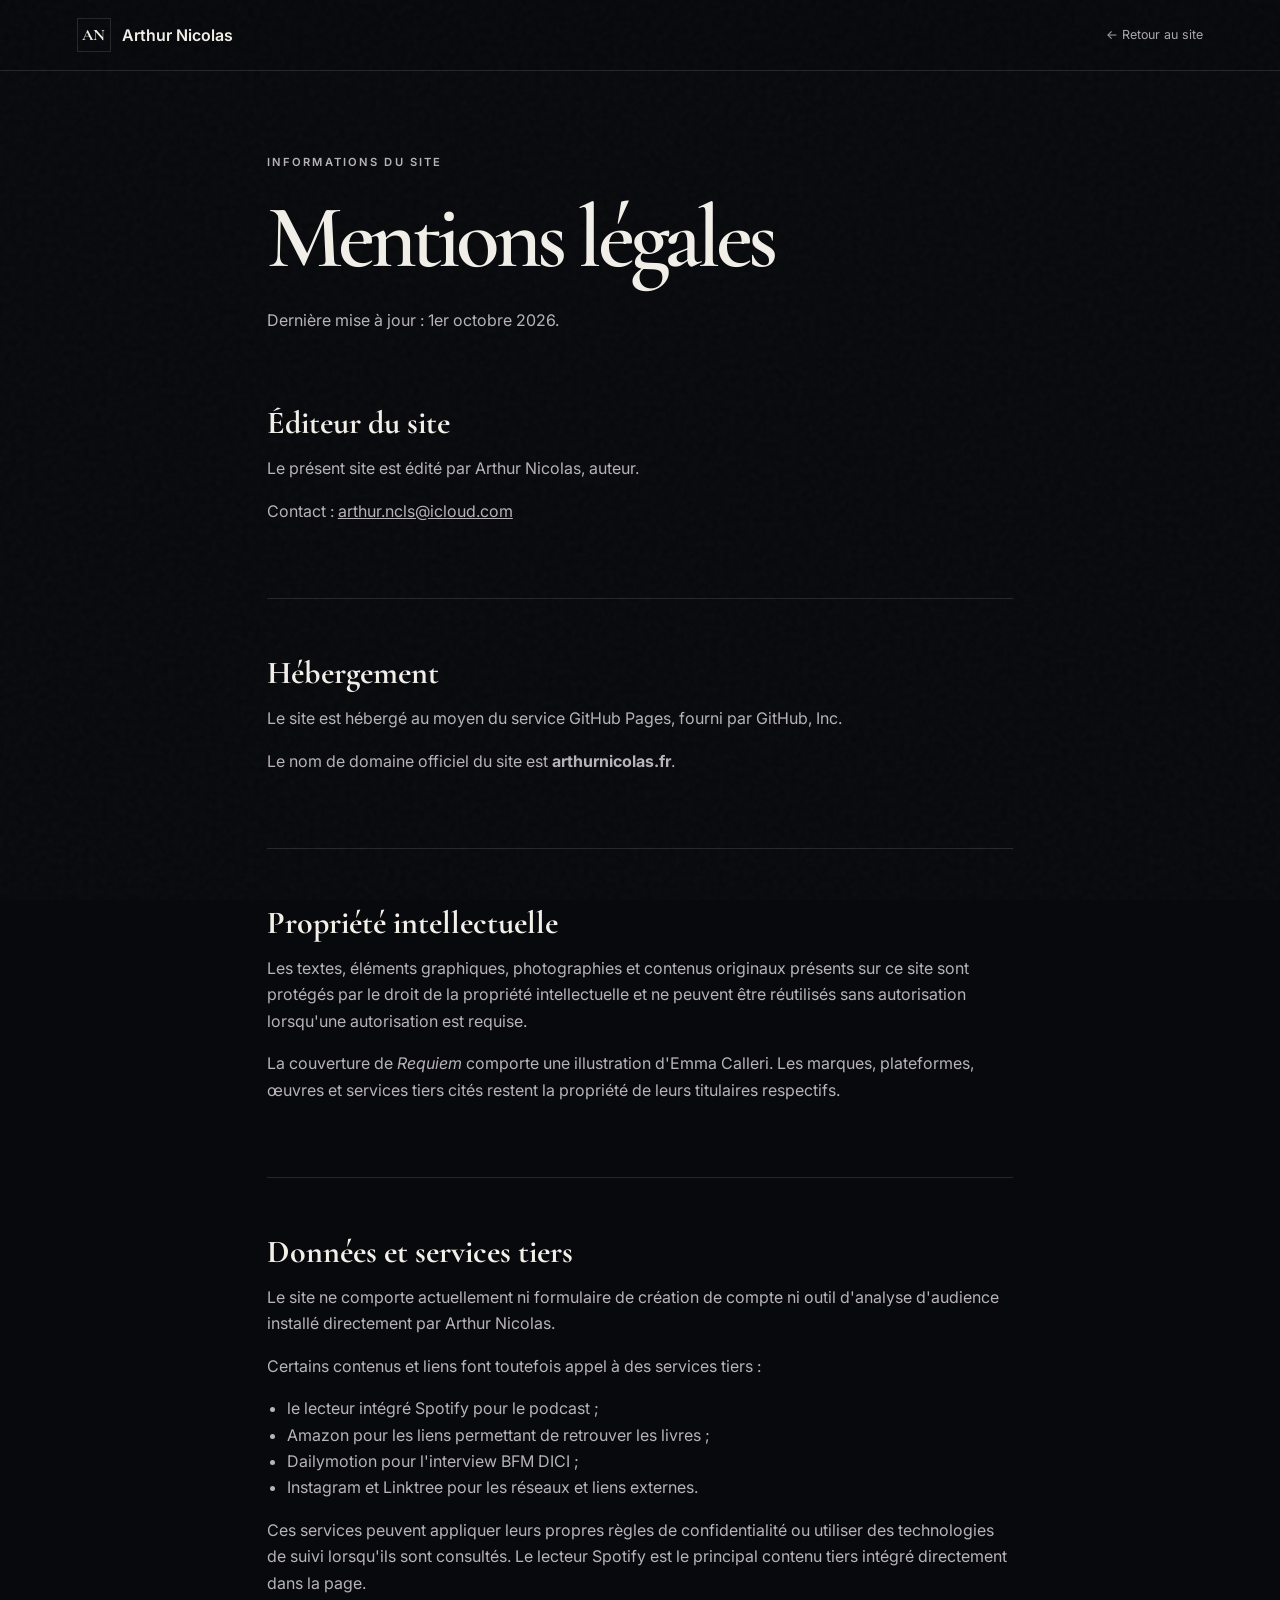
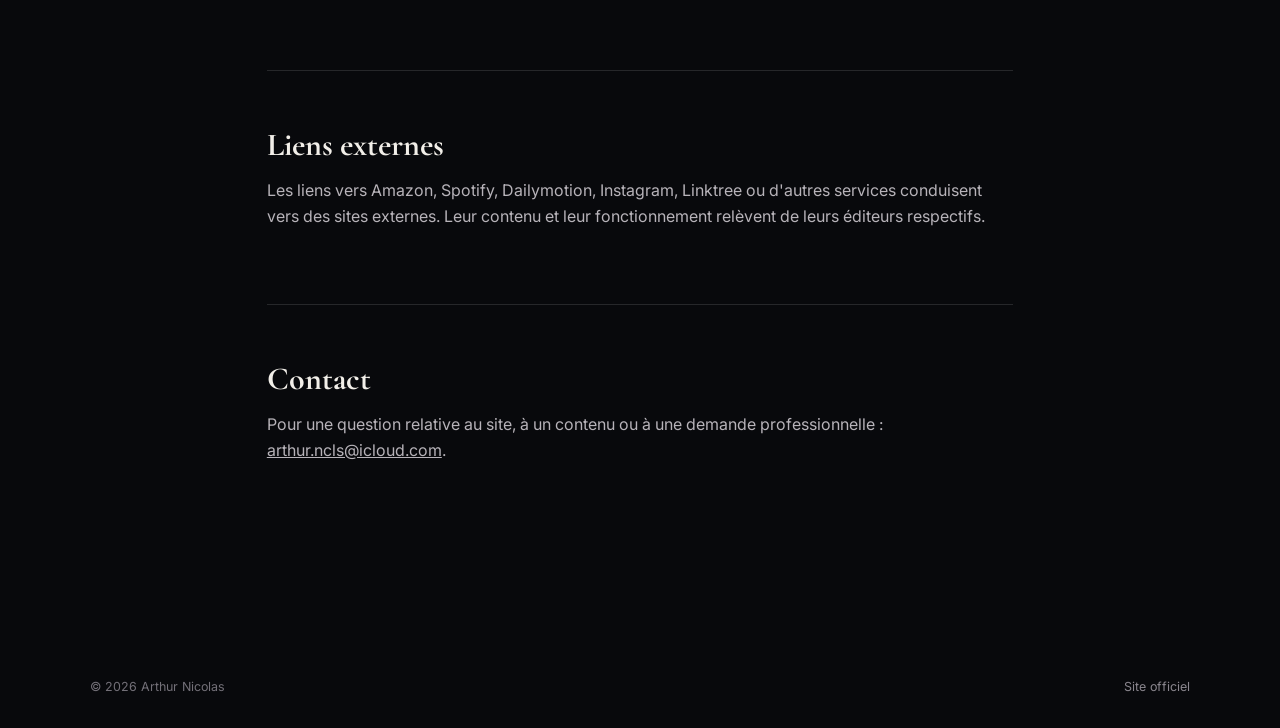
<file: mentions-legales.html>
<!doctype html>
<html lang="fr">
<head>
  <meta charset="utf-8">
  <meta name="viewport" content="width=device-width,initial-scale=1">
  <meta name="theme-color" content="#08090c">
  <meta name="description" content="Mentions légales et informations de confidentialité du site officiel d'Arthur Nicolas.">
  <meta name="robots" content="index,follow">
  <link rel="canonical" href="https://arthurnicolas.fr/mentions-legales.html">
  <title>Mentions légales — Arthur Nicolas</title>
  <link rel="icon" href="favicon.svg" type="image/svg+xml">
  <link rel="preconnect" href="https://fonts.googleapis.com">
  <link rel="preconnect" href="https://fonts.gstatic.com" crossorigin>
  <link href="https://fonts.googleapis.com/css2?family=Cormorant+Garamond:wght@500;600;700&family=Inter:wght@400;500;600&display=swap" rel="stylesheet">
  <link rel="stylesheet" href="styles.css">
</head>
<body class="subpage">
  <div class="grain" aria-hidden="true"></div>
  <header class="subpage-header">
    <a class="brand" href="index.html"><span class="monogram">AN</span><span>Arthur Nicolas</span></a>
    <a class="back-link" href="index.html">← Retour au site</a>
  </header>

  <main class="legal-page">
    <p class="eyebrow">Informations du site</p>
    <h1>Mentions légales</h1>
    <p>Dernière mise à jour : 1er octobre 2026.</p>

    <section>
      <h2>Éditeur du site</h2>
      <p>Le présent site est édité par Arthur Nicolas, auteur.</p>
      <p>Contact : <a href="mailto:arthur.ncls@icloud.com">arthur.ncls@icloud.com</a></p>
    </section>

    <section>
      <h2>Hébergement</h2>
      <p>Le site est hébergé au moyen du service GitHub Pages, fourni par GitHub, Inc.</p>
      <p>Le nom de domaine officiel du site est <strong>arthurnicolas.fr</strong>.</p>
    </section>

    <section>
      <h2>Propriété intellectuelle</h2>
      <p>Les textes, éléments graphiques, photographies et contenus originaux présents sur ce site sont protégés par le droit de la propriété intellectuelle et ne peuvent être réutilisés sans autorisation lorsqu'une autorisation est requise.</p>
      <p>La couverture de <em>Requiem</em> comporte une illustration d'Emma Calleri. Les marques, plateformes, œuvres et services tiers cités restent la propriété de leurs titulaires respectifs.</p>
    </section>

    <section>
      <h2>Données et services tiers</h2>
      <p>Le site ne comporte actuellement ni formulaire de création de compte ni outil d'analyse d'audience installé directement par Arthur Nicolas.</p>
      <p>Certains contenus et liens font toutefois appel à des services tiers :</p>
      <ul>
        <li>le lecteur intégré Spotify pour le podcast ;</li>
        <li>Amazon pour les liens permettant de retrouver les livres ;</li>
        <li>Dailymotion pour l'interview BFM DICI ;</li>
        <li>Instagram et Linktree pour les réseaux et liens externes.</li>
      </ul>
      <p>Ces services peuvent appliquer leurs propres règles de confidentialité ou utiliser des technologies de suivi lorsqu'ils sont consultés. Le lecteur Spotify est le principal contenu tiers intégré directement dans la page.</p>
    </section>

    <section>
      <h2>Liens externes</h2>
      <p>Les liens vers Amazon, Spotify, Dailymotion, Instagram, Linktree ou d'autres services conduisent vers des sites externes. Leur contenu et leur fonctionnement relèvent de leurs éditeurs respectifs.</p>
    </section>

    <section>
      <h2>Contact</h2>
      <p>Pour une question relative au site, à un contenu ou à une demande professionnelle : <a href="mailto:arthur.ncls@icloud.com">arthur.ncls@icloud.com</a>.</p>
    </section>
  </main>

  <footer>
    <span>© 2026 Arthur Nicolas</span>
    <a class="footer-link" href="index.html">Site officiel</a>
  </footer>
</body>
</html>
</file>
<file: styles.css>
:root{--bg:#08090c;--panel:#0c0d11;--text:#f2efe9;--muted:#aaa6ad;--line:rgba(255,255,255,.12);--wine:#721a2d;--serif:"Cormorant Garamond",Georgia,serif;--sans:"Inter",system-ui,sans-serif}
*{box-sizing:border-box}
html{scroll-behavior:smooth}
body{margin:0;background:var(--bg);color:var(--text);font-family:var(--sans);line-height:1.65;overflow-x:hidden}
.grain{position:fixed;inset:0;pointer-events:none;z-index:100;opacity:.14;background-image:url("data:image/svg+xml,%3Csvg viewBox='0 0 180 180' xmlns='http://www.w3.org/2000/svg'%3E%3Cfilter id='n'%3E%3CfeTurbulence type='fractalNoise' baseFrequency='.82' numOctaves='3' stitchTiles='stitch'/%3E%3C/filter%3E%3Crect width='100%25' height='100%25' filter='url(%23n)' opacity='.23'/%3E%3C/svg%3E")}
a{color:inherit}
.site-header{position:fixed;inset:0 0 auto;height:72px;padding:0 clamp(20px,5vw,76px);display:flex;align-items:center;justify-content:space-between;z-index:90;background:linear-gradient(180deg,rgba(8,9,12,.94),rgba(8,9,12,.58),transparent);backdrop-filter:blur(8px)}
.brand{display:flex;align-items:center;gap:11px;text-decoration:none;font-weight:600;white-space:nowrap}
.monogram{width:34px;height:34px;border:1px solid var(--line);display:grid;place-items:center;font-family:var(--serif);font-weight:700}
.nav{display:flex;gap:clamp(13px,1.7vw,24px)}
.nav a{text-decoration:none;color:var(--muted);font-size:.8rem;transition:.2s;white-space:nowrap}
.nav a:hover{color:var(--text)}
.menu-button{display:none;border:1px solid var(--line);background:#0c0d11;color:var(--text);padding:8px 12px}
.hero{min-height:100svh;padding:130px clamp(24px,7vw,112px) 74px;display:flex;align-items:center;position:relative;overflow:hidden;border-bottom:1px solid var(--line)}
.hero-content{position:relative;z-index:3;max-width:980px}
.eyebrow{text-transform:uppercase;letter-spacing:.19em;font-size:.7rem;font-weight:600;color:#c2a7ad;margin:0 0 22px}
h1,h2,h3{font-family:var(--serif);margin:0;line-height:.96}
h1{font-size:clamp(4rem,9.2vw,9.5rem);font-weight:600;letter-spacing:-.055em}
h1 em{font-weight:500;color:#c9c1c3}
.lead{max-width:680px;color:var(--muted);font-size:clamp(1rem,1.5vw,1.25rem);margin:32px 0 0}
.actions{display:flex;gap:12px;flex-wrap:wrap;margin-top:32px}
.button{display:inline-flex;min-height:48px;align-items:center;justify-content:center;padding:0 20px;border:1px solid var(--line);text-decoration:none;font-weight:600;font-size:.88rem;transition:.2s}
.button:hover{transform:translateY(-2px);border-color:rgba(255,255,255,.34)}
.button-light{background:var(--text);color:#111;border-color:var(--text)}
.button-line{background:rgba(255,255,255,.02)}
.hero-bg{position:absolute;right:-3%;top:0;width:55%;height:100%;opacity:.62}
.hero-bg:before{content:"";position:absolute;width:350px;height:350px;border-radius:50%;right:18%;top:17%;background:radial-gradient(circle,#d0ccc4 0 3%,#777274 31%,#27262c 60%,transparent 71%);opacity:.5}
.hero-bg span{position:absolute;bottom:0;background:linear-gradient(#15161b,#030304);border:1px solid rgba(255,255,255,.04)}
.hero-bg span:before{content:"";position:absolute;left:50%;top:-90px;transform:translateX(-50%);border-left:48px solid transparent;border-right:48px solid transparent;border-bottom:90px solid #0a0b0e}
.hero-bg span:nth-child(1){height:48%;width:105px;left:10%}
.hero-bg span:nth-child(2){height:68%;width:145px;left:42%}
.hero-bg span:nth-child(3){height:39%;width:90px;right:8%}
.scroll{position:absolute;left:clamp(24px,7vw,112px);bottom:27px;text-decoration:none;color:#6f6d72;text-transform:uppercase;letter-spacing:.16em;font-size:.64rem}
.section{padding:110px clamp(24px,7vw,112px);border-bottom:1px solid var(--line);scroll-margin-top:70px}
.author,.podcast{display:grid;grid-template-columns:.8fr 1.2fr;gap:8vw}
.section h2{font-size:clamp(3.2rem,6.7vw,7rem);letter-spacing:-.04em}
.copy{max-width:780px;color:#bbb7bc}
.copy .intro{font-family:var(--serif);font-size:clamp(1.55rem,2.3vw,2.2rem);line-height:1.25;color:#e7e3e3;margin-top:0}
.author-intro{min-width:0}
.author-photo,.requiem-atmosphere,.encounter-photo,.podcast-artwork{margin:0}
.author-photo{margin-top:44px;max-width:470px}
.author-photo img{display:block;width:100%;aspect-ratio:1.04/1;object-fit:cover;object-position:center 40%;filter:saturate(.82) contrast(1.04);border:1px solid var(--line);box-shadow:0 28px 60px rgba(0,0,0,.42)}
.requiem-atmosphere{margin-top:46px;max-width:760px}
.requiem-atmosphere img{display:block;width:100%;aspect-ratio:4/3;object-fit:cover;object-position:center 46%;border:1px solid rgba(255,255,255,.13);box-shadow:0 28px 60px rgba(0,0,0,.38)}
.requiem-atmosphere figcaption,.encounter-photo figcaption{margin-top:10px;color:#858188;font-size:.69rem;text-transform:uppercase;letter-spacing:.12em}
.encounter-photo{margin:48px 0 0;max-width:980px}
.encounter-photo img{display:block;width:100%;height:430px;object-fit:cover;object-position:center 45%;filter:contrast(1.05);border:1px solid var(--line);box-shadow:0 26px 60px rgba(0,0,0,.35)}
.podcast-title{min-width:0}
.podcast-artwork{margin-top:42px;max-width:430px}
.podcast-artwork img{display:block;width:100%;aspect-ratio:1/1;object-fit:cover;border:1px solid rgba(255,255,255,.14);box-shadow:0 30px 70px rgba(0,0,0,.42)}
.author-photo{margin:42px 0 0;max-width:430px}
.author-photo img{display:block;width:100%;aspect-ratio:1/1;object-fit:cover;object-position:center 34%;border:1px solid var(--line);filter:saturate(.86) contrast(1.02);box-shadow:0 28px 60px rgba(0,0,0,.38)}
.author-photo:after{content:"";display:block;width:38%;height:1px;background:var(--wine);margin-top:14px}
.requiem-atmosphere{margin:52px 0 0}
.requiem-atmosphere img{display:block;width:100%;height:clamp(280px,38vw,520px);object-fit:cover;object-position:center 46%;border:1px solid var(--line);filter:saturate(.72) contrast(1.06)}
.requiem-atmosphere figcaption,.encounter-photo figcaption{margin-top:11px;color:#77737b;font-size:.69rem;text-transform:uppercase;letter-spacing:.12em}
.encounter-photo{margin:56px 0 0;display:grid;grid-template-columns:minmax(260px,.75fr) minmax(0,1.25fr);gap:26px;align-items:end}
.encounter-photo img{width:100%;max-width:520px;height:420px;object-fit:cover;object-position:center 42%;border:1px solid var(--line);filter:contrast(1.04)}
.encounter-photo figcaption{padding-bottom:12px;max-width:420px}
.podcast-artwork{margin:46px 0 0;max-width:430px}
.podcast-artwork img{display:block;width:100%;aspect-ratio:1/1;object-fit:cover;border:1px solid var(--line);box-shadow:0 28px 70px rgba(0,0,0,.4)}

.requiem{display:grid;grid-template-columns:minmax(280px,.62fr) minmax(0,1.38fr);gap:8vw;align-items:start;background:radial-gradient(circle at 10% 30%,rgba(114,26,45,.14),transparent 30%),linear-gradient(135deg,#0a0b0f,#111116)}
.cover-wrap{margin:0;position:sticky;top:106px;max-width:460px}
.cover-wrap img{display:block;width:100%;box-shadow:0 40px 80px rgba(0,0,0,.6);border:1px solid rgba(255,255,255,.15)}
.cover-wrap figcaption{margin-top:12px;color:#89858c;font-size:.72rem;text-transform:uppercase;letter-spacing:.12em}
.meta{text-transform:uppercase;letter-spacing:.11em;font-size:.72rem;color:#bca5aa;margin:22px 0}
.logline{font-family:var(--serif);font-size:clamp(1.45rem,2.25vw,2.25rem);line-height:1.22;color:#e3dfe1;max-width:900px}
.facts{display:flex;gap:8px;flex-wrap:wrap;margin:26px 0 34px}
.facts span{border:1px solid var(--line);padding:7px 11px;color:#9d98a0;font-size:.75rem}
.synopsis{border-top:1px solid var(--line);border-bottom:1px solid var(--line);padding:20px 0}
.synopsis summary{cursor:pointer;list-style:none;font-weight:600}
.synopsis summary::-webkit-details-marker{display:none}
.synopsis summary:after{content:"+";float:right;font-size:1.3rem}
.synopsis[open] summary:after{content:"–"}
.synopsis div{padding-top:12px;color:#b6b2b8;max-width:850px}
.book-copy blockquote{margin:42px 0 0;padding:5px 0 5px 24px;border-left:2px solid var(--wine);font-family:var(--serif);font-size:clamp(1.35rem,2vw,1.9rem);line-height:1.25;color:#d7d2d4}
.section-head{max-width:980px}
.section-head>p:last-child{max-width:680px;color:var(--muted)}
.grid{margin-top:58px;display:grid;grid-template-columns:repeat(4,1fr);gap:1px;background:var(--line);border:1px solid var(--line)}
.grid article{background:var(--bg);padding:34px;min-height:280px}
.grid article>span{font-family:var(--serif);font-size:1.3rem;color:#736c71}
.grid h3{font-size:2rem;margin:62px 0 15px}
.grid p{margin:0;color:var(--muted)}
.encounters{background:linear-gradient(180deg,#090a0d,#0d0e12)}
.encounter-head{display:grid;grid-template-columns:1fr;gap:0}
.timeline{margin-top:58px;display:grid;grid-template-columns:1.25fr repeat(2,1fr);border:1px solid var(--line);background:var(--line);gap:1px}
.timeline article,.timeline-card{background:var(--panel);padding:32px;min-height:270px;display:flex;flex-direction:column}.timeline-card{text-decoration:none}.timeline-link{transition:.2s}.timeline-link:hover{background:#121319}.timeline-link:hover h3{color:#fff}
.timeline .timeline-featured{background:radial-gradient(circle at 15% 15%,rgba(114,26,45,.35),transparent 48%),#0d0e12}
.timeline time,.timeline-kicker{font-size:.68rem;text-transform:uppercase;letter-spacing:.15em;color:#bca5aa;margin:0 0 42px}
.timeline h3{font-size:2rem;line-height:1;margin-bottom:14px}
.timeline p{color:var(--muted);margin:0}
.timeline .timeline-featured>a{margin-top:auto;padding-top:26px;text-decoration:none;font-size:.82rem;color:#ddd7da}.timeline-card .watch-link{margin-top:auto;padding-top:26px;font-size:.82rem;color:#ddd7da}.timeline-card{margin-top:0!important;color:var(--text)}
.books{background:radial-gradient(circle at 12% 10%,rgba(114,26,45,.12),transparent 28%),#090a0d}
.books-head{margin-bottom:54px}
.bookstore-grid{display:grid;grid-template-columns:1fr 1fr;gap:1px;background:var(--line);border:1px solid var(--line)}
.store-card{background:#0c0d11;display:grid;grid-template-columns:180px 1fr;gap:30px;padding:30px;min-height:330px;align-items:center}
.store-cover img{display:block;width:100%;max-height:270px;object-fit:cover;box-shadow:0 20px 45px rgba(0,0,0,.45);border:1px solid rgba(255,255,255,.12)}
.store-placeholder{height:270px;border:1px solid rgba(255,255,255,.12);display:flex;flex-direction:column;justify-content:space-between;padding:22px;background:linear-gradient(155deg,#17191f,#08090c 55%,#151016);box-shadow:0 20px 45px rgba(0,0,0,.4)}
.store-placeholder span{font-family:var(--serif);font-size:1.15rem;color:#a98b92}
.store-placeholder strong{font-family:var(--serif);font-size:1.65rem;letter-spacing:.08em;line-height:1}
.store-copy h3{font-size:2.6rem;margin:8px 0 15px}
.store-copy p{color:var(--muted)}
.store-kicker{text-transform:uppercase;letter-spacing:.14em;font-size:.66rem!important;color:#bca5aa!important;margin:0}
.store-copy .button{margin-top:18px}
.podcast-player{margin-top:30px;border:1px solid var(--line);background:#07080a;padding:8px}
.podcast-player iframe{display:block;border-radius:4px}
.rss-head{display:flex;align-items:center;justify-content:space-between;gap:20px;margin-top:38px;margin-bottom:14px}
.rss-head .eyebrow{margin:0}
.rss-head a{font-size:.75rem;color:#a8a4aa;text-decoration:none;border-bottom:1px solid #4e4b51}
.rss-episodes{display:grid;gap:1px;background:var(--line);border:1px solid var(--line)}
.rss-episode{background:#0b0c10;padding:24px}
.rss-episode time{display:block;text-transform:uppercase;letter-spacing:.13em;font-size:.66rem;color:#a98f96;margin-bottom:10px}
.rss-episode h3{font-size:clamp(1.5rem,2.2vw,2.15rem);line-height:1.06;margin-bottom:10px}
.rss-episode p{color:var(--muted);font-size:.9rem;margin:0 0 16px}
.rss-episode audio{width:100%;height:38px;margin-top:4px}
.rss-episode .episode-link{display:inline-block;margin-top:14px;text-decoration:none;font-size:.78rem;border-bottom:1px solid #57545a}
.rss-loading{margin:0;background:#0b0c10;padding:22px;color:var(--muted)}
.podcast{background:radial-gradient(circle at 90% 50%,rgba(114,26,45,.16),transparent 34%)}
.press{display:grid;grid-template-columns:.75fr 1.25fr;gap:7vw;background:linear-gradient(135deg,#0a0b0f,#121014)}
.press-title h2{font-size:clamp(3rem,5.8vw,6.3rem)}
.press-panel{max-width:900px}
.press-intro{font-family:var(--serif);font-size:clamp(1.35rem,2.15vw,2rem);line-height:1.27;color:#ddd8da;margin:0 0 40px}
.press-grid{display:grid;grid-template-columns:repeat(3,1fr);gap:1px;background:var(--line);border:1px solid var(--line)}
.press-grid>div{background:#0b0c10;padding:25px}
.press-grid span{font-family:var(--serif);font-size:1.2rem;color:#786f74}
.press-grid h3{font-size:1.55rem;margin:32px 0 12px}
.press-grid p{font-size:.9rem;color:var(--muted);margin:0}
.contact{text-align:center;padding-top:145px;padding-bottom:145px}
.contact h2{max-width:1000px;margin:auto}
.contact>p:not(.eyebrow){color:var(--muted);max-width:650px;margin:25px auto}
.contact-links{display:flex;gap:18px;justify-content:center;flex-wrap:wrap;margin-top:34px}
.contact-links a{text-decoration:none;border-bottom:1px solid #57545a;padding-bottom:3px}
footer{display:flex;justify-content:space-between;gap:24px;padding:30px clamp(24px,7vw,112px);font-size:.78rem;color:#737078}
@media(max-width:1100px){.nav{gap:12px}.nav a{font-size:.74rem}}
@media(max-width:980px){
  .author-photo{max-width:520px}
  .podcast-artwork{max-width:460px}
  .encounter-photo{grid-template-columns:1fr}.encounter-photo img{max-width:620px;height:auto}
  .bookstore-grid{grid-template-columns:1fr}
  .nav{display:none;position:absolute;top:62px;left:20px;right:20px;background:#0c0d11;border:1px solid var(--line);padding:20px;flex-direction:column}
  .nav.open{display:flex}
  .menu-button{display:block}
  .hero-bg{width:74%;right:-28%;opacity:.38}
  .author,.requiem,.podcast,.press{grid-template-columns:1fr}
  .cover-wrap{position:relative;top:auto;max-width:340px}
  .grid{grid-template-columns:repeat(2,1fr)}
  .timeline{grid-template-columns:repeat(2,1fr)}
}
@media(max-width:700px){.press-grid{grid-template-columns:1fr}}
@media(max-width:640px){
  .author-photo,.podcast-artwork{margin-top:30px}
  .requiem-atmosphere{margin-top:38px}.requiem-atmosphere img{height:330px}
  .encounter-photo{margin-top:38px;gap:10px}.encounter-photo figcaption{padding-bottom:0}
  .rss-head{align-items:flex-start;flex-direction:column;gap:8px}
  .rss-episode{padding:20px}
  .store-card{grid-template-columns:92px 1fr;gap:18px;padding:20px;min-height:0;align-items:start}
  .store-cover img,.store-placeholder{height:auto;max-height:none;min-height:138px}
  .store-placeholder{padding:12px}
  .store-placeholder strong{font-size:1rem;word-break:break-word}
  .store-copy h3{font-size:2rem}
  .store-copy .button{width:100%;padding:0 12px;font-size:.78rem}
  .timeline article,.timeline-card{min-height:190px;padding:24px}
  .timeline time,.timeline-kicker{margin-bottom:28px}
  .timeline h3{font-size:1.8rem}
  .site-header{height:64px}
  .hero{padding-left:20px;padding-right:20px}
  h1{font-size:clamp(3.4rem,17vw,5.2rem)}
  .section{padding:82px 20px}
  .section h2{font-size:clamp(3rem,15vw,4.8rem)}
  .grid,.timeline{grid-template-columns:1fr}
  .grid article{min-height:220px}
  .grid h3{margin-top:42px}
  .timeline article{min-height:220px}
  footer{padding:25px 20px;flex-direction:column}
}
@media(prefers-reduced-motion:reduce){html{scroll-behavior:auto}.button{transition:none}}

/* Final polish */
.events-split{margin-top:58px}
.events-label{display:flex;align-items:flex-end;justify-content:space-between;gap:24px;padding-bottom:16px;border-bottom:1px solid var(--line)}
.events-label .eyebrow{margin:0}
.events-label span{font-size:.78rem;color:#77737a}
.upcoming-card{display:grid;grid-template-columns:.8fr 1.4fr auto;gap:32px;align-items:end;padding:34px;margin-top:18px;border:1px solid var(--line);background:radial-gradient(circle at 8% 15%,rgba(114,26,45,.28),transparent 45%),#0c0d11}
.upcoming-card .timeline-kicker{margin:0 0 24px;font-size:.68rem;text-transform:uppercase;letter-spacing:.15em;color:#bca5aa}
.upcoming-card h3{font-size:clamp(2rem,3.2vw,3.3rem)}
.upcoming-card>p{margin:0;color:var(--muted);max-width:620px}
.upcoming-card>a{text-decoration:none;white-space:nowrap;font-size:.82rem;border-bottom:1px solid #5d5960;padding-bottom:3px}
.archive-head{display:flex;align-items:end;justify-content:space-between;gap:22px;margin-top:62px;margin-bottom:16px}
.archive-head .eyebrow{margin:0}
.archive-head h3{font-size:clamp(1.8rem,3vw,2.9rem);color:#d7d1d4}
.timeline.timeline-archive{margin-top:0;grid-template-columns:repeat(2,1fr)}
.timeline.timeline-archive article,.timeline.timeline-archive .timeline-card{min-height:250px}
.rss-episode{display:grid;grid-template-columns:92px minmax(0,1fr);gap:20px;align-items:start}
.rss-episode.no-image{grid-template-columns:1fr}
.rss-thumb{display:block;width:92px;height:92px;object-fit:cover;border:1px solid var(--line)}
.rss-content{min-width:0}
.rss-content time{margin-bottom:8px}
.footer-link{color:#8a868e;text-decoration:none}
.footer-link:hover{color:var(--text)}
.subpage{min-height:100vh;background:var(--bg)}
.subpage-header{position:sticky;top:0;z-index:30;padding:18px clamp(20px,6vw,86px);display:flex;align-items:center;justify-content:space-between;background:rgba(8,9,12,.94);border-bottom:1px solid var(--line);backdrop-filter:blur(10px)}
.subpage-header a{text-decoration:none}
.back-link{font-size:.78rem;color:#aaa6ad}
.press-page,.legal-page{max-width:1180px;margin:0 auto;padding:82px clamp(20px,6vw,80px) 110px}
.press-hero{display:grid;grid-template-columns:1.15fr .85fr;gap:7vw;align-items:center;padding-bottom:70px;border-bottom:1px solid var(--line)}
.press-hero h1{font-size:clamp(3.8rem,8vw,7.5rem)}
.press-hero p{color:var(--muted);max-width:650px}
.press-hero img{display:block;width:100%;max-width:380px;margin-left:auto;border:1px solid var(--line);box-shadow:0 28px 70px rgba(0,0,0,.45)}
.press-page section,.legal-page section{padding:58px 0;border-bottom:1px solid var(--line)}
.press-page section:last-child,.legal-page section:last-child{border-bottom:0}
.press-page h2,.legal-page h1,.legal-page h2{font-family:var(--serif);line-height:1}
.press-page h2{font-size:clamp(2.5rem,5vw,4.6rem);margin-bottom:22px}
.press-page p,.legal-page p,.legal-page li{color:#b7b3b9}
.press-facts{display:grid;grid-template-columns:repeat(4,1fr);gap:1px;background:var(--line);border:1px solid var(--line);margin-top:28px}
.press-facts div{background:#0b0c10;padding:24px}
.press-facts strong{display:block;font-family:var(--serif);font-size:1.35rem;color:var(--text);margin-bottom:6px}
.asset-grid{display:grid;grid-template-columns:repeat(3,1fr);gap:16px;margin-top:28px}
.asset-card{display:flex;flex-direction:column;border:1px solid var(--line);background:#0b0c10;padding:18px;text-decoration:none}
.asset-card img{display:block;width:100%;aspect-ratio:4/3;object-fit:cover;margin-bottom:16px}
.asset-card strong{font-family:var(--serif);font-size:1.35rem}
.asset-card span{color:#8d8990;font-size:.78rem;margin-top:4px}
.legal-page{max-width:900px}
.legal-page h1{font-size:clamp(3.4rem,7vw,6rem);margin:0 0 24px}
.legal-page h2{font-size:2rem;margin:0 0 16px}
.legal-page ul{padding-left:20px}
.download-note{font-size:.76rem;color:#77737a!important}
@media(max-width:900px){
  .upcoming-card{grid-template-columns:1fr}
  .upcoming-card>a{justify-self:start}
  .press-hero{grid-template-columns:1fr}
  .press-hero img{margin:0;max-width:340px}
  .press-facts{grid-template-columns:repeat(2,1fr)}
  .asset-grid{grid-template-columns:1fr 1fr}
}
@media(max-width:640px){
  .events-label,.archive-head{align-items:flex-start;flex-direction:column;gap:7px}
  .timeline.timeline-archive{grid-template-columns:1fr}
  .rss-episode{grid-template-columns:72px minmax(0,1fr);gap:14px}
  .rss-thumb{width:72px;height:72px}
  .subpage-header{padding:14px 20px}
  .press-page,.legal-page{padding:62px 20px 90px}
  .press-facts,.asset-grid{grid-template-columns:1fr}
}

/* Prix Odyssée 2027 et Salon du livre de Pusignan */
.odyssee-callout{display:flex;gap:22px;align-items:flex-start;margin:30px 0 34px;padding:25px 28px;border:1px solid rgba(199,165,112,.35);background:linear-gradient(120deg,rgba(114,26,45,.16),rgba(11,12,16,.93));}
.odyssee-symbol{display:block;flex:none;margin-top:1px;font-family:var(--serif);font-size:2rem;line-height:1;color:#c8a979}
.odyssee-kicker{margin:0 0 6px!important;font-size:.68rem!important;letter-spacing:.17em;text-transform:uppercase;color:#c8a979!important}
.odyssee-callout h3{font-size:clamp(1.75rem,2.8vw,2.55rem);line-height:1.07;margin:0 0 10px}
.odyssee-callout p:last-child{font-size:.9rem;color:#bdb5bc;line-height:1.65;margin:0}
.odyssee-callout strong{font-weight:600;color:#e4d5bd}
.upcoming-event{grid-template-columns:minmax(185px,.56fr) minmax(0,1.5fr) auto;align-items:center;gap:clamp(22px,3vw,54px)}
.upcoming-date{align-self:start;border-right:1px solid rgba(255,255,255,.12);padding-right:18px}
.upcoming-date time{display:block;font-family:var(--serif);font-size:clamp(2.2rem,4vw,4.2rem);line-height:1.06;color:#eddfd2;white-space:nowrap}
.upcoming-date time span{display:block;margin-top:5px;font-family:var(--sans);font-size:.75rem;letter-spacing:.12em;text-transform:uppercase;color:#a9a0a7}
.upcoming-details h3{font-size:clamp(2rem,3.1vw,3.15rem);margin:0 0 15px;line-height:1.1}
.upcoming-details p{font-size:.9rem;line-height:1.6;color:#ada7ae;margin:0 0 14px}
.upcoming-details .upcoming-venue{color:#d1cbd0}
.upcoming-details .upcoming-venue strong{font-weight:600}
.upcoming-details .upcoming-hours{color:#c2a88b;font-size:.82rem;margin-bottom:0}
.upcoming-event>a{align-self:end}
@media(max-width:1000px){.upcoming-event{grid-template-columns:1fr}.upcoming-date{border-right:0;border-bottom:1px solid rgba(255,255,255,.12);padding:0 0 19px}.upcoming-event>a{justify-self:start}}
@media(max-width:640px){.odyssee-callout{gap:14px;margin:22px 0 28px;padding:20px 17px}.odyssee-symbol{font-size:1.5rem}.upcoming-event{padding:24px 20px}.upcoming-date time{font-size:3rem;white-space:normal}.upcoming-details h3{font-size:2.1rem}.upcoming-details .upcoming-hours{line-height:1.7}}


/* Home editorial blog announcement */
.blog-teaser{display:grid;grid-template-columns:.9fr 1.1fr;gap:clamp(34px,6vw,110px);align-items:center;background:radial-gradient(circle at 90% 6%,rgba(114,26,45,.19),transparent 42%),#0b0b10;border-top:1px solid var(--line);border-bottom:1px solid var(--line)}
.blog-teaser-intro h2{font-family:var(--serif);font-size:clamp(3rem,5.5vw,6.2rem);line-height:.98;font-weight:600;margin:15px 0 25px}
.blog-teaser-intro h2 em{color:#d9bb95;font-weight:500}
.blog-teaser-intro>p:not(.eyebrow){max-width:440px;color:#aaa4ab;font-size:1rem;margin:0 0 30px}
.blog-teaser-card{display:flex;flex-direction:column;justify-content:center;min-height:410px;padding:clamp(28px,4vw,55px);border:1px solid rgba(213,178,132,.35);background:linear-gradient(135deg,rgba(23,19,25,.96),rgba(9,10,14,.99));color:inherit;text-decoration:none;transition:border-color .2s,transform .2s}
.blog-teaser-card:hover{transform:translateY(-3px);border-color:#c1a07c}
.blog-teaser-category{font-size:.67rem;text-transform:uppercase;letter-spacing:.14em;color:#c6a47a}
.blog-teaser-card h3{font-family:var(--serif);font-size:clamp(2.3rem,3.75vw,4.1rem);font-weight:600;line-height:1.01;margin:22px 0}
.blog-teaser-card p{font-size:.89rem;line-height:1.75;color:#aba5ac;max-width:490px;margin:0 0 28px}
.blog-teaser-link{font-size:.83rem;color:#e5bd8d;align-self:start;border-bottom:1px solid rgba(213,178,132,.5);padding-bottom:4px}
@media(max-width:1100px){.blog-teaser{grid-template-columns:1fr}.blog-teaser-card{min-height:0}}
@media(max-width:640px){.blog-teaser-intro h2{font-size:clamp(3rem,11vw,4.8rem)}.blog-teaser-card{padding:25px}.blog-teaser-card h3{font-size:clamp(2.3rem,9vw,3.3rem)}}
@media(prefers-reduced-motion:reduce){.blog-teaser-card{transition:none}}
</file>
